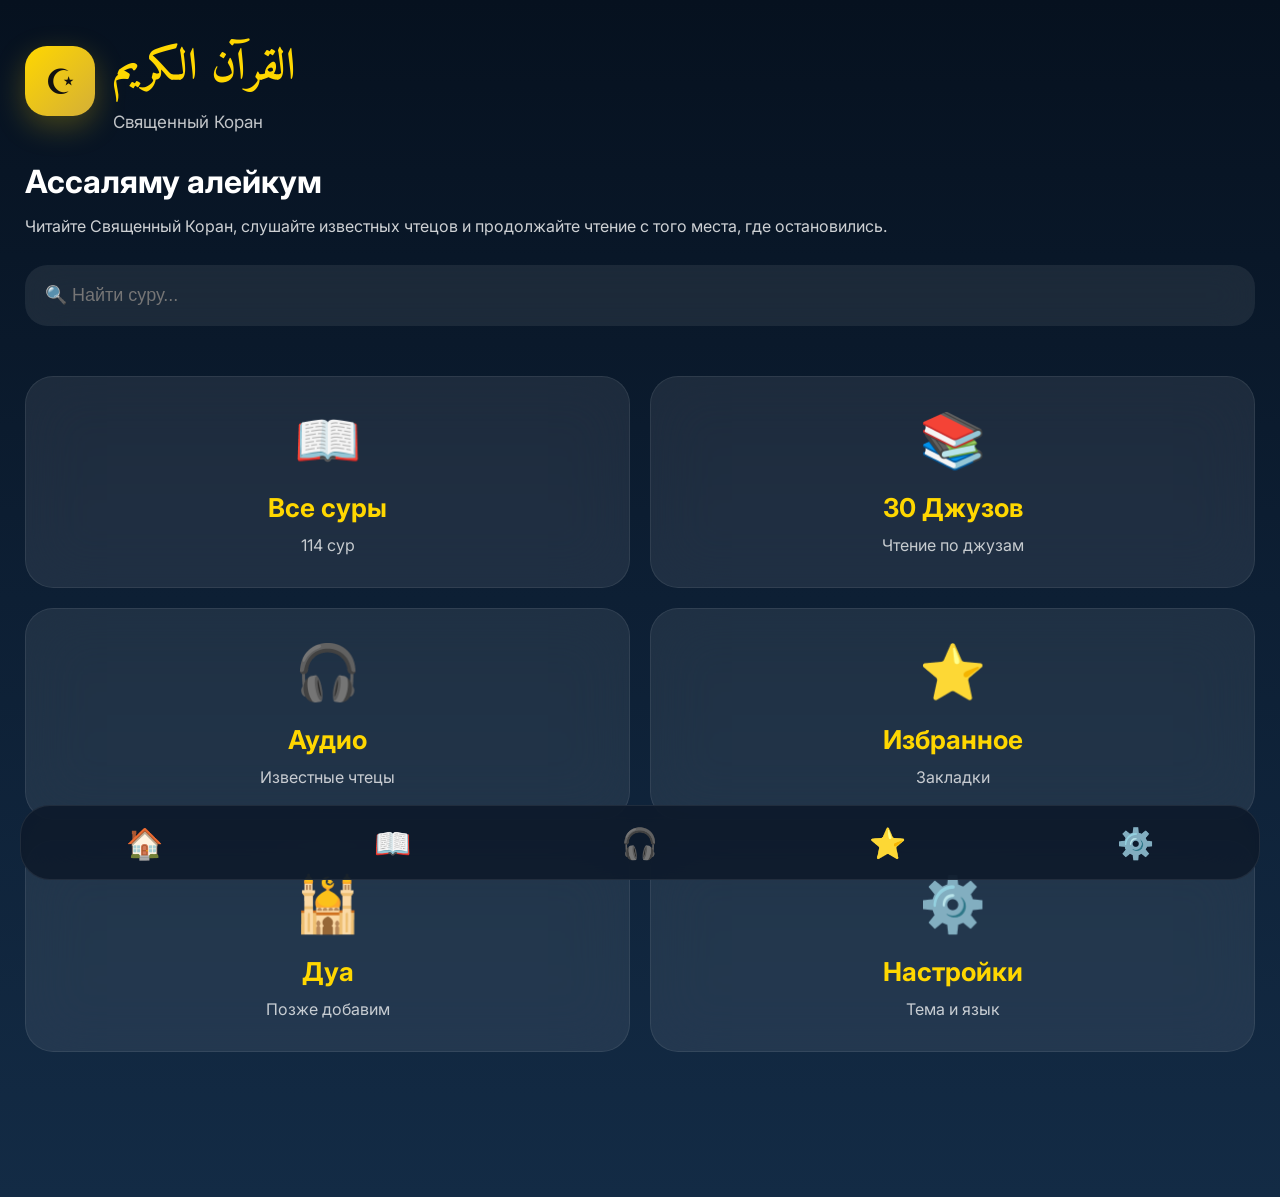
<file: index.html>
<!DOCTYPE html>
<html lang="ru">
<head>
<meta charset="UTF-8">
<meta name="viewport" content="width=device-width, initial-scale=1.0">
<title>القرآن الكريم</title>

<link rel="stylesheet" href="style.css">

<link rel="preconnect" href="https://fonts.googleapis.com">
<link rel="preconnect" href="https://fonts.gstatic.com" crossorigin>

<link href="https://fonts.googleapis.com/css2?family=Amiri:wght@400;700&family=Inter:wght@300;400;500;600;700&display=swap" rel="stylesheet">

</head>

<body>

<header class="top">

<div class="logo">

<div class="logo-icon">☪</div>

<div>

<h1>القرآن الكريم</h1>

<p>Священный Коран</p>

</div>

</div>

</header>

<section class="welcome">

<h2>Ассаляму алейкум</h2>

<p>
Читайте Священный Коран, слушайте известных чтецов
и продолжайте чтение с того места, где остановились.
</p>

</section>

<section class="search">

<input
type="text"
placeholder="🔍 Найти суру..."
id="search">

</section>

<section class="grid">

<a href="surahs.html" class="card">

<div class="icon">📖</div>

<h3>Все суры</h3>

<span>114 сур</span>

</a>

<a href="#" class="card">

<div class="icon">📚</div>

<h3>30 Джузов</h3>

<span>Чтение по джузам</span>

</a>

<a href="#" class="card">

<div class="icon">🎧</div>

<h3>Аудио</h3>

<span>Известные чтецы</span>

</a>

<a href="#" class="card">

<div class="icon">⭐</div>

<h3>Избранное</h3>

<span>Закладки</span>

</a>

<a href="#" class="card">

<div class="icon">🕌</div>

<h3>Дуа</h3>

<span>Позже добавим</span>

</a>

<a href="#" class="card">

<div class="icon">⚙️</div>

<h3>Настройки</h3>

<span>Тема и язык</span>

</a>

</section>

<footer class="bottom">

<a href="index.html">🏠</a>

<a href="surahs.html">📖</a>

<a href="#">🎧</a>

<a href="#">⭐</a>

<a href="#">⚙️</a>

</footer>

<script src="app.js"></script>

</body>
</html>
</file>
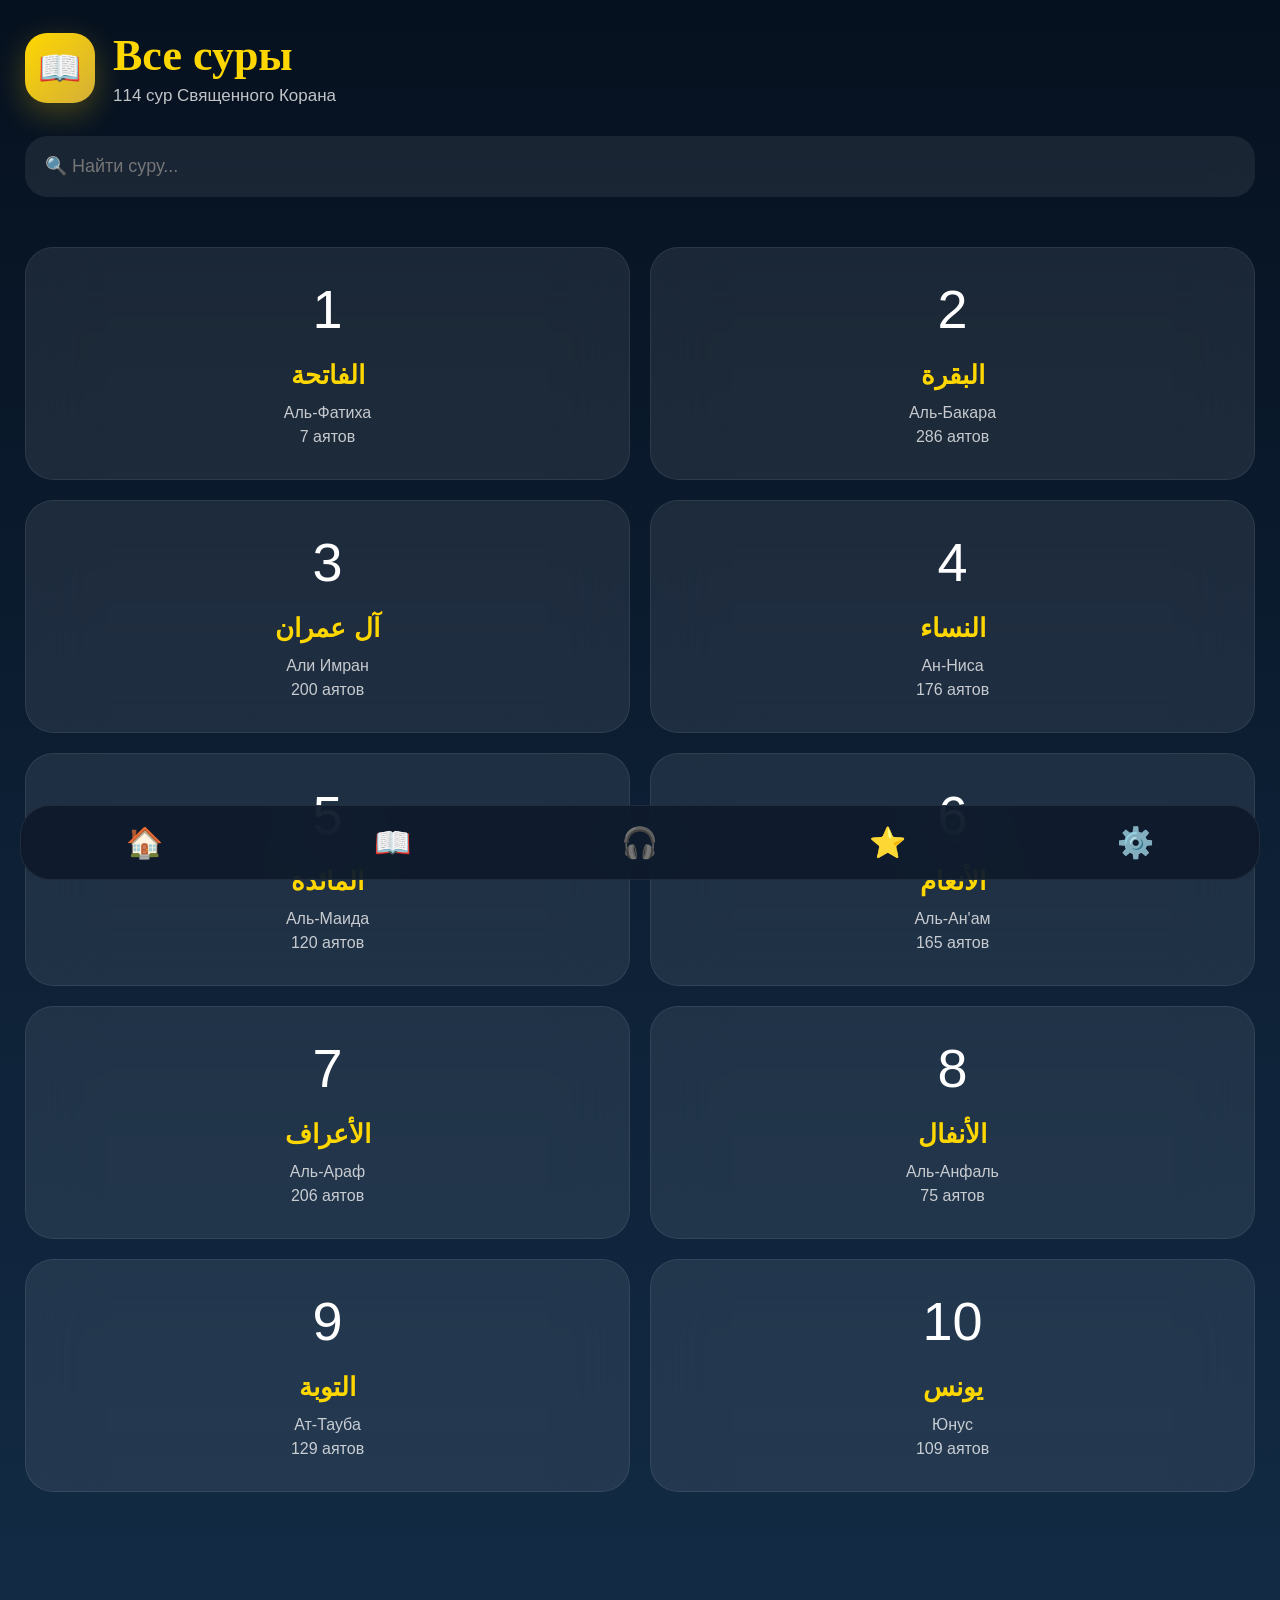
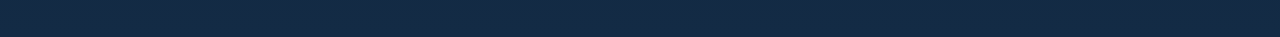
<file: surahs.html>
<!DOCTYPE html>
<html lang="ru">
<head>

<meta charset="UTF-8">

<meta name="viewport" content="width=device-width, initial-scale=1.0">

<title>Все суры</title>

<link rel="stylesheet" href="style.css">

</head>

<body>

<header class="top">

<div class="logo">

<div class="logo-icon">📖</div>

<div>

<h1>Все суры</h1>

<p>114 сур Священного Корана</p>

</div>

</div>

</header>

<section class="search">

<input
type="text"
id="search"
placeholder="🔍 Найти суру...">

</section>

<section class="grid" id="surahList">

</section>

<footer class="bottom">

<a href="index.html">🏠</a>

<a href="surahs.html">📖</a>

<a href="#">🎧</a>

<a href="#">⭐</a>

<a href="#">⚙️</a>

</footer>

<script>

let surahs=[];

fetch("data/surahs.json")

.then(r=>r.json())

.then(data=>{

surahs=data;

draw(data);

});

function draw(list){

const box=document.getElementById("surahList");

box.innerHTML="";

list.forEach(s=>{

box.innerHTML+=`

<a href="surah.html?id=${s.number}" class="card">

<div class="icon">${s.number}</div>

<h3>${s.arabic}</h3>

<span>${s.russian}</span><br>

<span>${s.verses} аятов</span>

</a>

`;

});

}

document.getElementById("search").addEventListener("input",e=>{

const q=e.target.value.toLowerCase();

draw(

surahs.filter(s=>

s.russian.toLowerCase().includes(q)

||

s.arabic.includes(q)

||

String(s.number).includes(q)

)

);

});

</script>

</body>
</html>
</file>
<file: style.css>
*{
margin:0;
padding:0;
box-sizing:border-box;
}

body{
font-family:Inter,sans-serif;
background:linear-gradient(180deg,#06111f,#0d1f34,#132b45);
color:#fff;
min-height:100vh;
padding-bottom:120px;
}

.top{
padding:30px 25px;
}

.logo{
display:flex;
align-items:center;
gap:18px;
}

.logo-icon{
width:70px;
height:70px;
border-radius:22px;
background:linear-gradient(135deg,#FFD700,#d4af37);
display:flex;
align-items:center;
justify-content:center;
font-size:35px;
color:#111;
box-shadow:0 10px 30px rgba(255,215,0,.25);
}

.logo h1{
font-family:Amiri,serif;
font-size:44px;
color:#FFD700;
}

.logo p{
margin-top:5px;
opacity:.75;
font-size:17px;
}

.welcome{
padding:0 25px 25px;
}

.welcome h2{
font-size:32px;
margin-bottom:12px;
}

.welcome p{
line-height:1.7;
opacity:.8;
}

.search{
padding:0 25px 25px;
}

.search input{
width:100%;
padding:20px;
border:none;
outline:none;
font-size:18px;
border-radius:22px;
background:rgba(255,255,255,.08);
color:white;
backdrop-filter:blur(20px);
}

.grid{
display:grid;
grid-template-columns:repeat(2,1fr);
gap:20px;
padding:25px;
}

.card{
background:rgba(255,255,255,.08);
border:1px solid rgba(255,255,255,.08);
border-radius:28px;
padding:30px 20px;
text-decoration:none;
color:white;
text-align:center;
transition:.25s;
backdrop-filter:blur(30px);
}

.card:hover{
transform:translateY(-6px);
border-color:#FFD700;
box-shadow:0 10px 35px rgba(255,215,0,.18);
}

.icon{
font-size:54px;
margin-bottom:20px;
}

.card h3{
font-size:26px;
color:#FFD700;
margin-bottom:10px;
}

.card span{
opacity:.75;
font-size:16px;
line-height:1.5;
}

.bottom{
position:fixed;
bottom:20px;
left:20px;
right:20px;
height:75px;
border-radius:30px;
background:rgba(14,26,43,.9);
display:flex;
align-items:center;
justify-content:space-around;
backdrop-filter:blur(30px);
border:1px solid rgba(255,255,255,.08);
}

.bottom a{
font-size:30px;
text-decoration:none;
transition:.25s;
}

.bottom a:hover{
transform:scale(1.15);
}

@media(max-width:700px){

.logo h1{
font-size:36px;
}

.grid{
grid-template-columns:1fr;
}

.card{
padding:28px;
}

}
</file>
